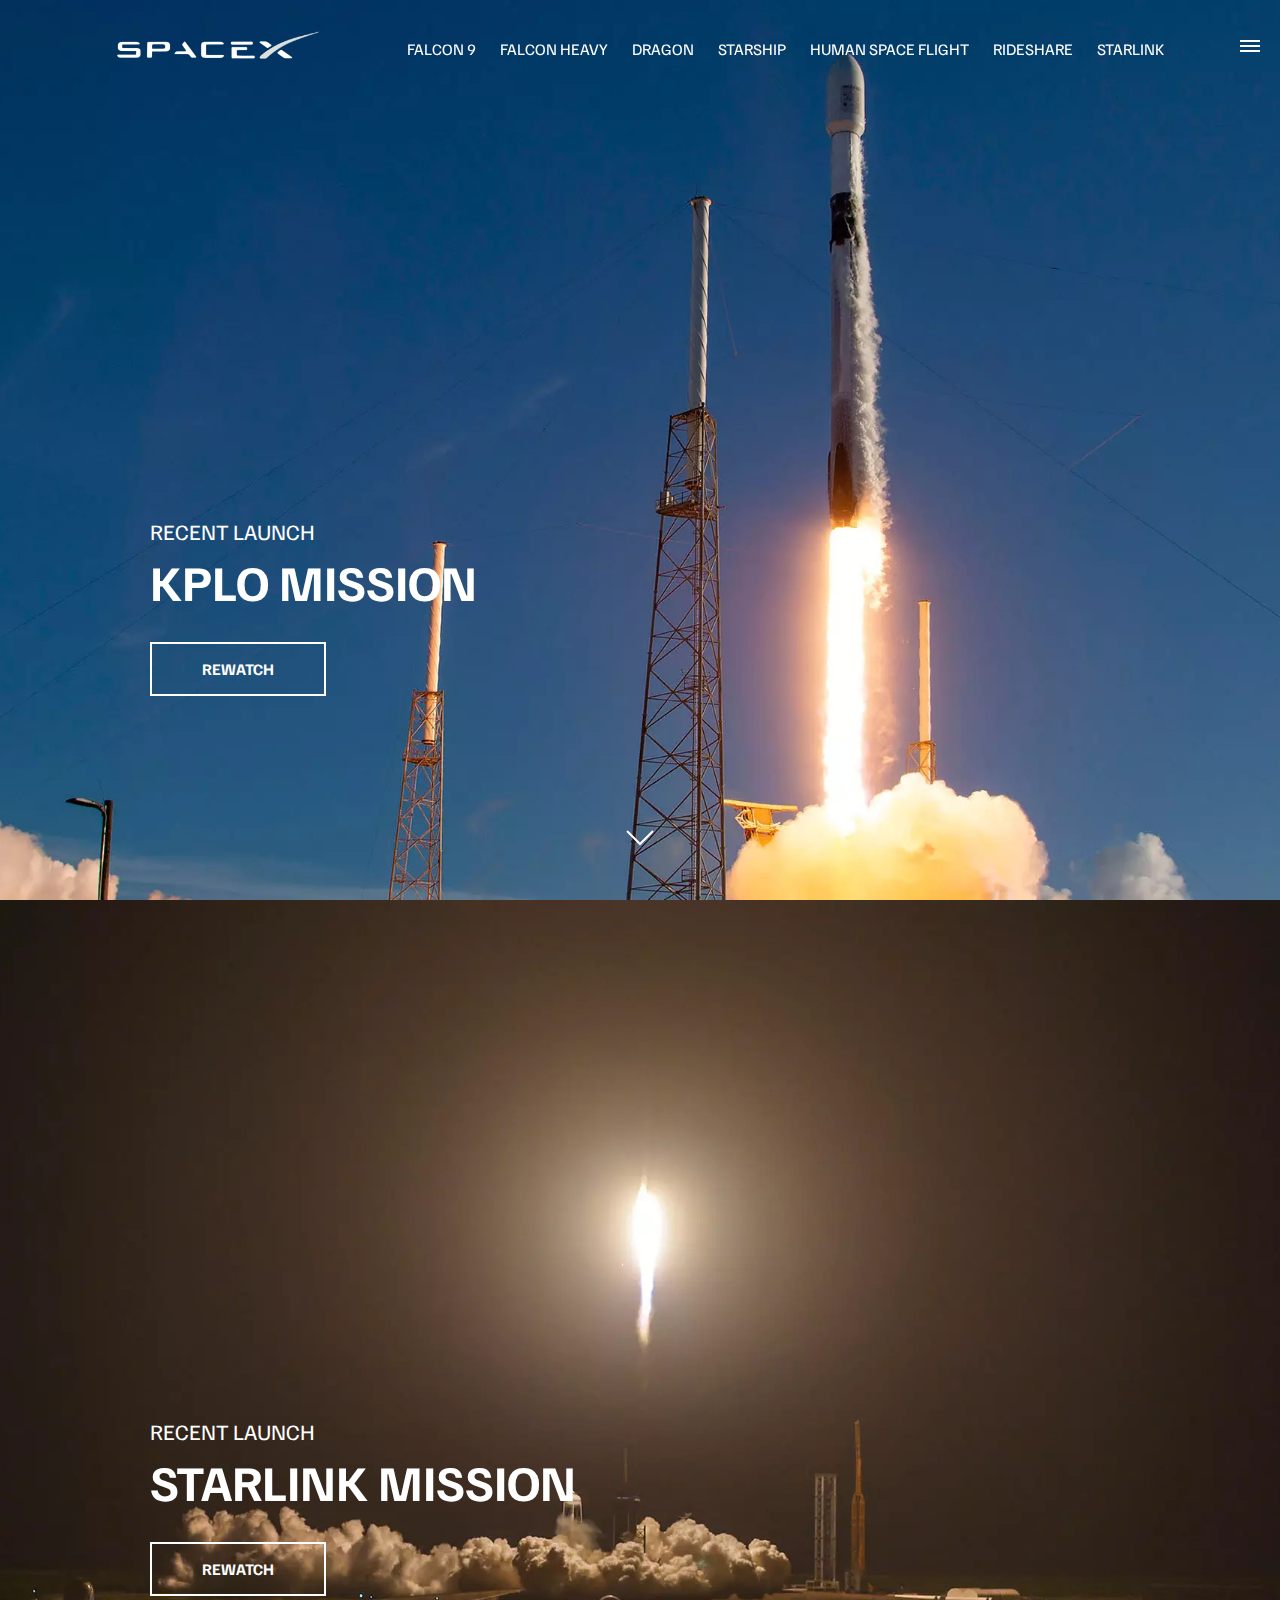
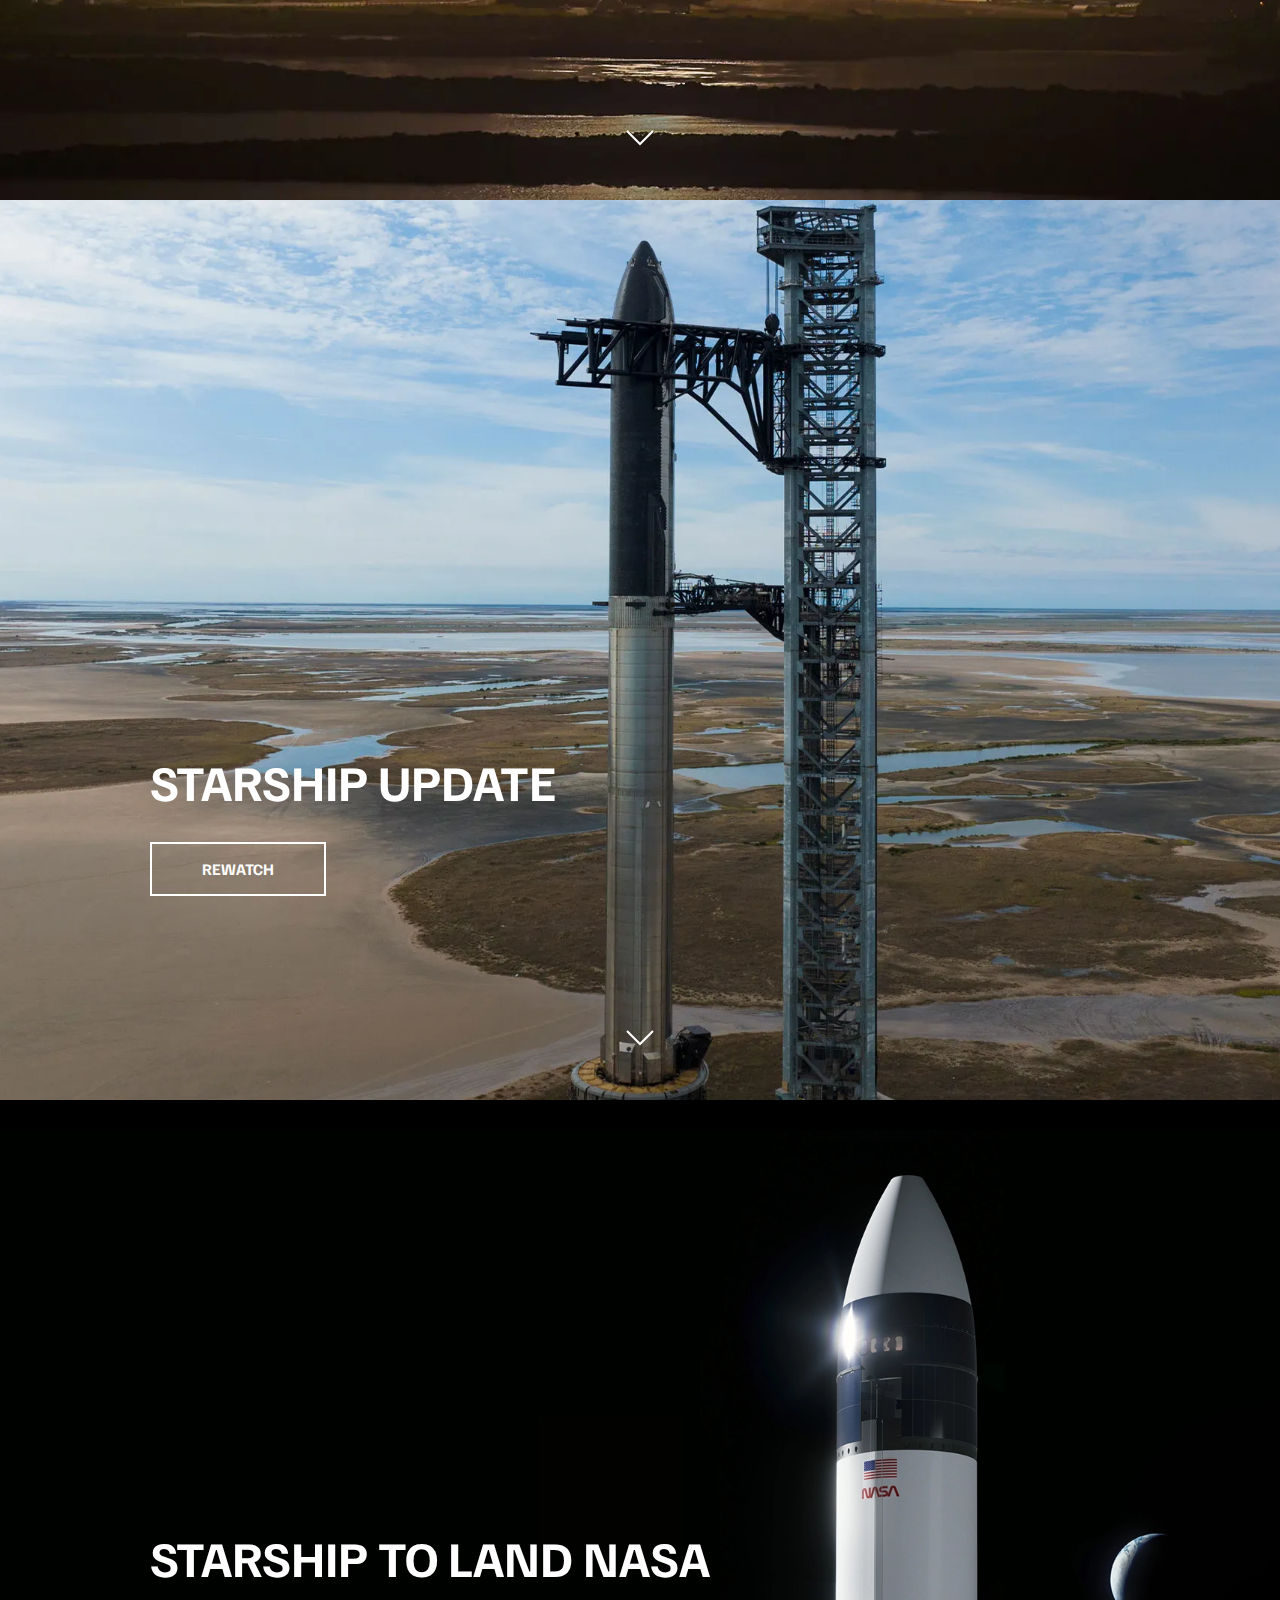
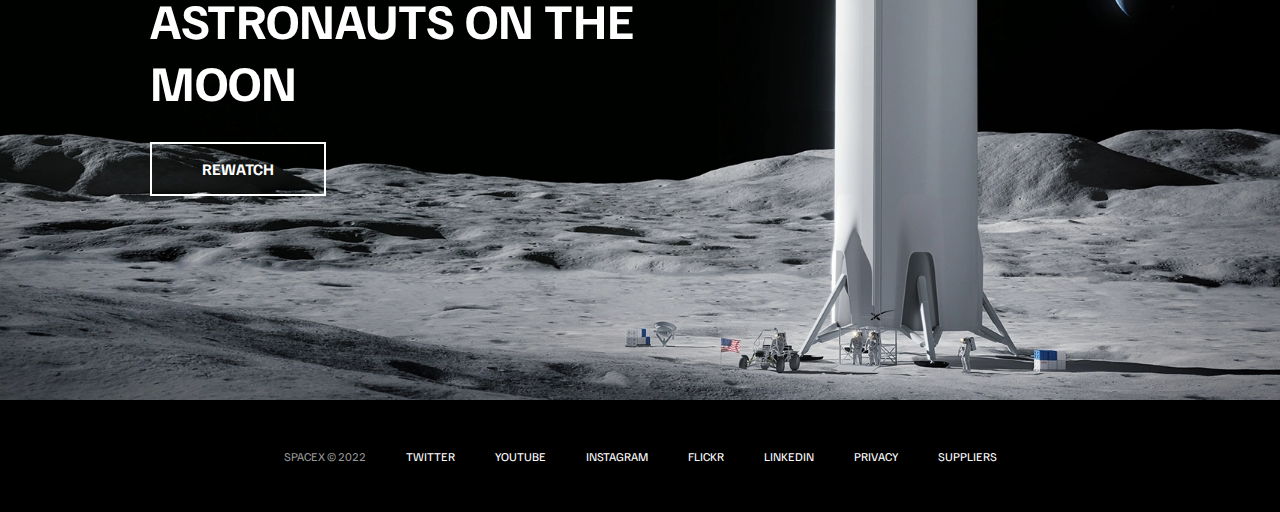
<file: index.html>
<!DOCTYPE html>
<!DOCTYPE html>
<html lang="en">
  <head>
    <meta charset="UTF-8" />
    <meta http-equiv="X-UA-Compatible" content="IE=edge" />
    <meta name="viewport" content="width=device-width, initial-scale=1.0" />
    <title>SpaceX</title>
    <meta name="author" content="ashish j shetty" />
    <meta
      name="description"
      content="this is the clone of the spacex website built to learn js css pratically"
    />

    <link rel="stylesheet" href="./css/style.css" />

    <script type="text/javascript" src="./js/index.js" defer></script>
  </head>
  <body>
    <div id="overlay"></div>

    <div id="mobile-menu" class="mobile-main-menu">
      <ul>
        <li>mission</li>
        <li>launches</li>
        <li>carreer</li>
        <li>updates</li>
        <li>shop</li>

        <li class="mobile-only"><a href="falcon9.html">Falcon 9</a></li>
        <li class="mobile-only">
          <a href="falcon-heavy.html">Falcon Heavy</a>
        </li>
        <li class="mobile-only"><a href="dragon.html">Dragon</a></li>
        <li class="mobile-only"><a href="#">Starship</a></li>
        <li class="mobile-only"><a href="#">Human space flight</a></li>
        <li class="mobile-only"><a href="#">RideShare</a></li>
        <li class="mobile-only"><a href="#">Starlink</a></li>
      </ul>
    </div>

    <header class="main-header">
      <div class="container">
        <div class="logo">
          <a href="index.html">
            <img src="./img/logo.png" class="" alt="SpaceXlogo" />
          </a>
        </div>

        <nav class="desktop-main-menu">
          <ul>
            <li><a href="falcon9.html">Falcon 9</a></li>
            <li><a href="falcon-heavy.html">Falcon Heavy</a></li>
            <li><a href="dragon.html">Dragon</a></li>
            <li><a href="#">Starship</a></li>
            <li><a href="#">Human space flight</a></li>
            <li><a href="#">RideShare</a></li>
            <li><a href="#">Starlink</a></li>
          </ul>
        </nav>
      </div>
    </header>

    <!-- hamburger menu-->

    <button id="menu-btn" class="hamburger" type="button ">
      <spam class="hamburger-top"></spam>
      <spam class="hamburger-middle"></spam>
      <spam class="hamburger-bottom"></spam>
    </button>

    <!-- section 1-->
    <section class="section-1">
      <div class="section-inner">
        <h4>recent launch</h4>
        <h2>kplo mission</h2>
        <a href="#" class="btn">
          <div class="hover"></div>
          <span>rewatch</span>
        </a>
      </div>
      <div class="scroll-arrow">
        <svg width="30px" height="20px">
          <path
            stroke="#ffffff"
            fill="none"
            stroke-width="2px"
            d="M2.000,5.000 L15.000,18.000 L28.000,5.000 "
          ></path>
        </svg>
      </div>
    </section>
    <!-- section 2-->
    <section class="section-2">
      <div class="section-inner">
        <h4>recent launch</h4>
        <h2>starlink mission</h2>
        <a href="#" class="btn">
          <div class="hover"></div>
          <span>rewatch</span>
        </a>
      </div>
      <div class="scroll-arrow">
        <svg width="30px" height="20px">
          <path
            stroke="#ffffff"
            fill="none"
            stroke-width="2px"
            d="M2.000,5.000 L15.000,18.000 L28.000,5.000 "
          ></path>
        </svg>
      </div>
    </section>
    <!-- section 3-->
    <section class="section-3">
      <div class="section-inner">
        <h2>starship update</h2>
        <a href="#" class="btn">
          <div class="hover"></div>
          <span>rewatch</span>
        </a>
      </div>
      <div class="scroll-arrow">
        <svg width="30px" height="20px">
          <path
            stroke="#ffffff"
            fill="none"
            stroke-width="2px"
            d="M2.000,5.000 L15.000,18.000 L28.000,5.000 "
          ></path>
        </svg>
      </div>
    </section>
    <!-- section 4-->
    <section class="section-4">
      <div class="section-inner">
        <h2>STARSHIP TO LAND NASA ASTRONAUTS ON THE MOON</h2>
        <a href="#" class="btn">
          <div class="hover"></div>
          <span>rewatch</span>
        </a>
      </div>
    </section>

    <footer>
      <ul>
        <li>SPACEX &copy; 2022</li>
        <li><a href="#">Twitter</a></li>
        <li><a href="#">YouTube</a></li>
        <li><a href="#">Instagram</a></li>
        <li><a href="#">Flickr</a></li>
        <li><a href="#">LinkedIn</a></li>
        <li><a href="#">Privacy</a></li>
        <li><a href="#">Suppliers</a></li>
      </ul>
    </footer>
  </body>
</html>
</file>
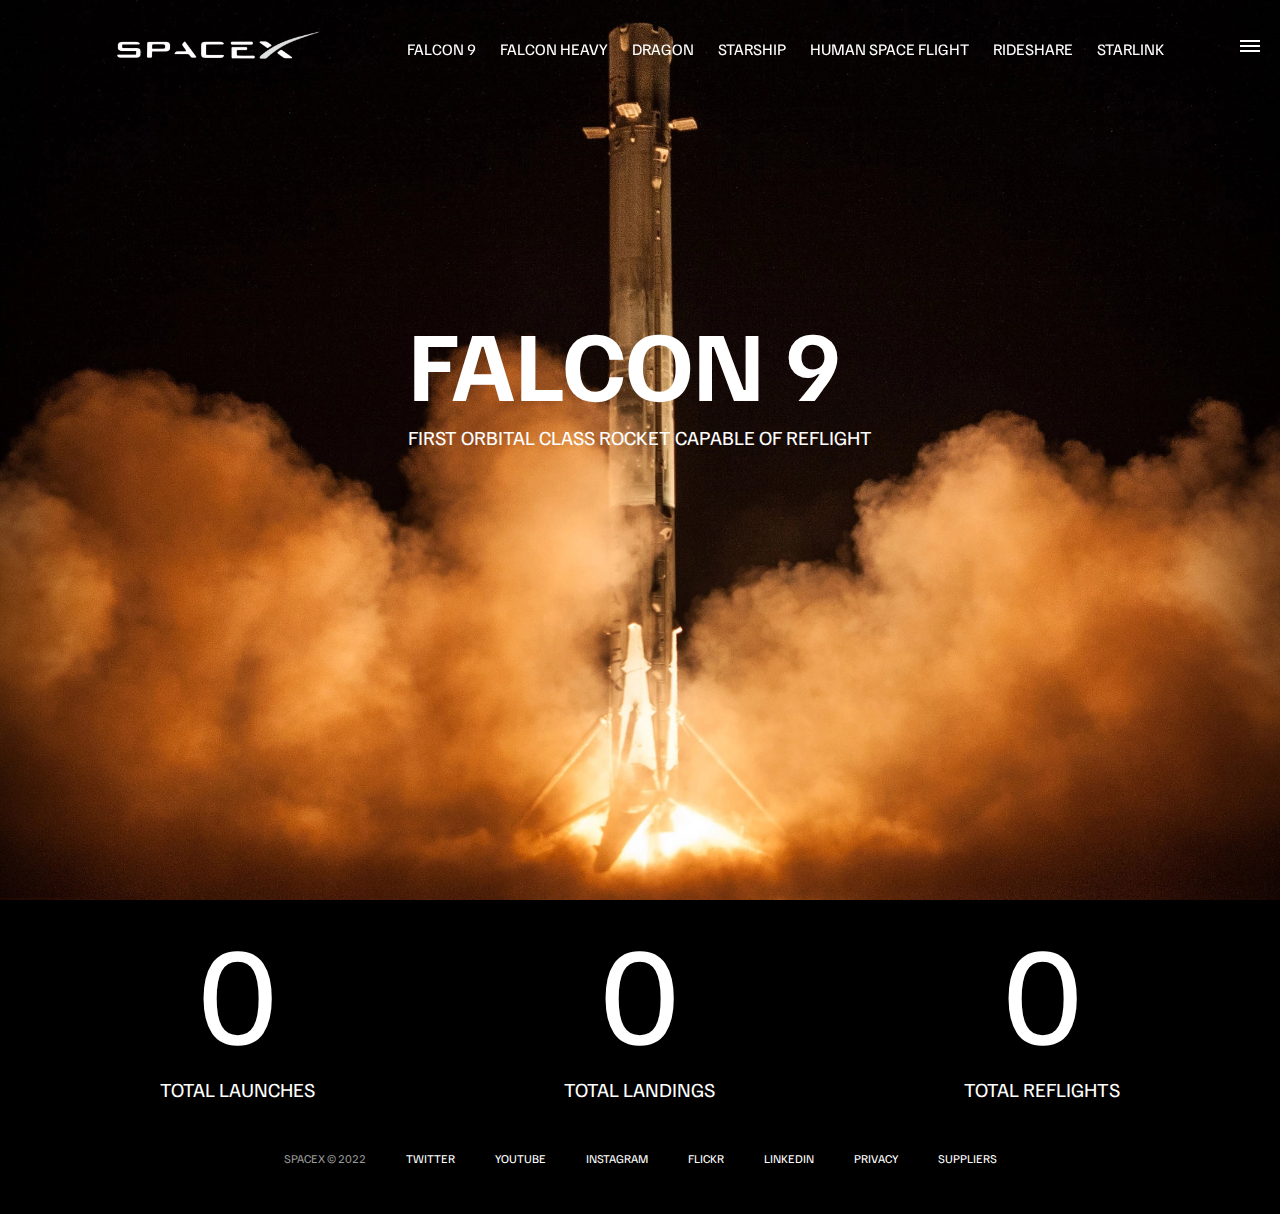
<file: falcon9.html>
<!DOCTYPE html>
<!DOCTYPE html>
<html lang="en">
  <head>
    <meta charset="UTF-8" />
    <meta http-equiv="X-UA-Compatible" content="IE=edge" />
    <meta name="viewport" content="width=device-width, initial-scale=1.0" />
    <title>SpaceX - Falcon 9</title>
    <meta name="author" content="ashish j shetty" />
    <meta
      name="description"
      content="this is the clone of the spacex website built to learn js css pratically"
    />

    <link rel="stylesheet" href="./css/style.css" />
    <link rel="stylesheet" href="./css/falcon9.css" />

    <script type="text/javascript" src="./js/falcon9.js" defer></script>
  </head>
  <body>
    <div id="overlay"></div>

    <div id="mobile-menu" class="mobile-main-menu">
      <ul>
        <li>mission</li>
        <li>launches</li>
        <li>carreer</li>
        <li>updates</li>
        <li>shop</li>

        <li class="mobile-only"><a href="falcon9.html">Falcon 9</a></li>
        <li class="mobile-only">
          <a href="falcon-heavy.html">Falcon Heavy</a>
        </li>
        <li class="mobile-only"><a href="dragon.html">Dragon</a></li>
        <li class="mobile-only"><a href="#">Starship</a></li>
        <li class="mobile-only"><a href="#">Human space flight</a></li>
        <li class="mobile-only"><a href="#">RideShare</a></li>
        <li class="mobile-only"><a href="#">Starlink</a></li>
      </ul>
    </div>

    <header class="main-header">
      <div class="container">
        <div class="logo">
          <a href="index.html">
            <img src="./img/logo.png" class="" alt="SpaceXlogo" />
          </a>
        </div>

        <nav class="desktop-main-menu">
          <ul>
            <li><a href="falcon9.html">Falcon 9</a></li>
            <li><a href="falcon-heavy.html">Falcon Heavy</a></li>
            <li><a href="dragon.html">Dragon</a></li>
            <li><a href="#">Starship</a></li>
            <li><a href="#">Human space flight</a></li>
            <li><a href="#">RideShare</a></li>
            <li><a href="#">Starlink</a></li>
          </ul>
        </nav>
      </div>
    </header>

    <!-- hamburger menu-->

    <button id="menu-btn" class="hamburger" type="button " name="menu">
      <spam class="hamburger-top"></spam>
      <spam class="hamburger-middle"></spam>
      <spam class="hamburger-bottom"></spam>
    </button>

    <section class="section-animate bg-falcon-9"></section>
    <div class="section-inner-center">
      <h3>falcon 9</h3>
      <p>first orbital class rocket capable of reflight</p>
    </div>

    <div class="stats">
      <div>
        <span class="counter" data-target="168">0</span>
        <h4>total launches</h4>
      </div>
      <div>
        <span class="counter" data-target="128">0</span>
        <h4>total landings</h4>
      </div>
      <div>
        <span class="counter" data-target="107">0</span>
        <h4>total reflights</h4>
      </div>
    </div>

    <footer>
      <ul>
        <li>SPACEX &copy; 2022</li>
        <li><a href="#">Twitter</a></li>
        <li><a href="#">YouTube</a></li>
        <li><a href="#">Instagram</a></li>
        <li><a href="#">Flickr</a></li>
        <li><a href="#">LinkedIn</a></li>
        <li><a href="#">Privacy</a></li>
        <li><a href="#">Suppliers</a></li>
      </ul>
    </footer>
  </body>
</html>
</file>
<file: css/style.css>
@import url("https://fonts.googleapis.com/css2?family=Familjen+Grotesk:wght@400;600;700&display=swap");

*,
*::before,
*::after {
  margin: 0;
  padding: 0;
  box-sizing: border-box;
}

:root {
  --white: #fff;
  --black: #000;
  --grey: #979797;
}

body {
  font-family: "Familjen Grotesk", sans-serif;
  background: var(--black);
  color: var(--white);
}

a {
  text-decoration: none;
  color: var(--white);
}

ul {
  list-style: none;
}

/* Header/Navber */
.main-header {
  display: flex;
  justify-content: space-around;
  align-items: center;
  text-transform: uppercase;
  position: fixed;
  top: 0;
  left: 0;
  width: 100%;
  z-index: 3;
  height: 100px;
  padding: 0 30px;
}

.main-header .container {
  display: flex;
  align-items: center;
  gap: 5rem;
}

/* logo */
.logo {
  width: 210px;
  height: auto;
}

.logo img {
  width: 100%;
  display: block;
  height: auto;
}

/* Desktop Menu */

.desktop-main-menu ul {
  display: flex;
  gap: 1.5rem;
}

.desktop-main-menu ul li {
  position: relative;
  padding-bottom: 2px;
}

/* Menu item bottom border */

.desktop-main-menu ul li a::after {
  content: "";
  position: absolute;
  bottom: 0;
  left: 0;
  width: 100%;
  height: 1px;
  background-color: var(--white);
  transform: scaleX(0);
  transition: transform 0.6s cubic-bezier(0.19, 1, 0.22, 1);
  transform-origin: right center;
}

.desktop-main-menu ul li a:hover::after {
  transform: scaleX(1);
  transform-origin: left center;
  transition-duration: 0.5s;
}

section {
  position: relative;
  height: 100vh;
  background-position: center center;
  background-repeat: no-repeat;
  background-size: cover;
  text-transform: uppercase;
}

.section-inner {
  position: absolute;
  bottom: 200px;
  max-width: 560px;
  left: 150px;
}

.section-inner h4 {
  font-size: 22px;
  margin-bottom: 5px;
  font-weight: 300;
  opacity: 1;

  animation: fadeInUp 0.5s ease-in-out;
}

.section-inner h2 {
  font-size: 50px;
  margin-bottom: 20px;
  font-weight: 700;
  animation: fadeInUp 0.5s ease-in-out 0.2s;
  animation-fill-mode: both; //to stop animiation in the begining
}

.section-inner a {
  animation: fadeInUp 0.5s ease-in-out 0.4s;
  animation-fill-mode: both; //to stop animiation in the begining
}

/* section-1 */
.section-1 {
  background-image: url("../img/section-1.webp");
}

/* section-2 */
.section-2 {
  background-image: url("../img/section2.webp");
}

/* section-3 */
.section-3 {
  background-image: url("../img/section3.webp");
}
/* section-4 */
.section-4 {
  background-image: url("../img/section4.webp");
}

.btn {
  position: relative;
  display: inline-block;
  cursor: pointer;
  text-align: center;
  min-width: 130px;
  padding: 15px 50px;
  border: 2px solid var(--white);
  margin-top: 10px;
  text-transform: uppercase;
  font-weight: bold;
  overflow: hidden;
  z-index: 2;
}

.btn:hover span {
  color: var(--black);
}

.btn .hover {
  position: absolute;
  top: 0;
  left: 0;
  width: 100%;
  height: 100%;
  background-color: var(--white);
  z-index: -1;
  color: var(--black);
  transform: translateY(100%);
  transition: transform 0.6s cubic-bezier(0.19, 1, 0.22, 1);
}

.btn:hover .hover {
  transform: translateY(0);
}

.scroll-arrow {
  position: absolute;
  bottom: 50px;
  left: 50%;
  transform: translateX(-50%);
  animation: fadeBounce 5s infinite 1s;
  amimation-fill-mode: both;
}

/* Hamburger */

.hamburger {
  position: fixed;
  top: 40px;
  right: 20px;
  z-index: 10;
  cursor: pointer;
  width: 20px;
  height: 20px;
  background: none;
  border: none;
}

.hamburger-top,
.hamburger-middle,
.hamburger-bottom {
  position: absolute;
  width: 20px;
  height: 2px;
  background-color: var(--white);
  top: 0;
  left: 0;

  transition: all 0.5s;
}

.hamburger-middle {
  transform: translateY(5px);
}

.hamburger-top {
  transform: translateY(10px);
}

/* transion hambuger to x when open */

.open {
  transform: rotate(90deg);
}

.open .hamburger-top {
  transform: rotate(45deg) translateX(6px) translateY(6px);
}

.open .hamburger-middle {
  display: none;
}

.open .hamburger-bottom {
  transform: rotate(-45deg) translateX(-6px) translateY(6px);
}

/* overlay */
.overlay-show {
  position: fixed;
  top: 0;
  left: 0;
  width: 100%;
  height: 100%;
  background: var(--black);
  opacity: 0.5;
  z-index: 3;
}

/* stop body scroll */

.stop-scrolling {
  overflow: hidden;
}

/* hide mobile main  items */

.mobile-only {
  display: none;
}

/* mobile menu */
.mobile-main-menu {
  position: fixed;
  right: 0;
  top: 0;
  height: 100%;
  width: 350px;
  z-index: 4;
  background: var(--black);
  display: flex;
  justify-content: center;
  align-items: center;

  transform: translateX(100%);
  transition: transform 0.6s cubic-bezier(0.19, 1, 0.22, 1);
}

/* bring menu out */
.show-menu {
  transform: translateX(0);
}

.mobile-main-menu ul {
  display: flex;
  flex-direction: column;
  padding: 50px;
  align-items: end;
  justify-content: start;
  width: 100%;
}

.mobile-main-menu ul li {
  margin-bottom: 20px;
  text-transform: uppercase;
  font-size: 18px;
  border-bottom: 1px var(--grey) dotted;
  width: 100%;
  text-align: right;
  padding-bottom: 8px;
  cursor: pointer;
}

.mobile-main-menu ul li a {
  color: var(--white);
  transition: color 0.6s;
}

.mobile-main-menu ul li a:hover {
  color: var(--grey);
}
/* Animations */

@keyframes fadeInUp {
  0% {
    opacity: 0;
    transform: translateY(140px);
  }

  100% {
    opacity: 1;
    transform: translateY(0);
  }
}

@keyframes fadeBounce {
  0%,
  20%,
  50%,
  80%,
  100% {
    opacity: 0;
    transform: translateY(-20px);
  }

  40% {
    opacity: 1;
    transform: translateY(0);
  }
}

footer {
  height: 7rem;
  display: flex;
  justify-content: center;
  align-items: center;
  text-transform: uppercase;
  font-size: 12px;
  position: relative;
}

footer ul {
  display: flex;
  flex-wrap: wrap;
}

footer li:first-child {
  color: var(--grey);
}

footer ul li {
  margin: 0 20px;
}
footer ul li a {
  transition: color 0.6s;
  cursor: pointer;
}

footer ul li a:hover {
  color: var(--grey);
}

/* media queries */

@media (max-width: 960px) {
  /* hide desktop menu */
  .desktop-main-menu {
    display: none;
  }

  /* show mobile menu */
  .mobile-only {
    display: block;
  }
}

@media (max-width: 600px) {
  .section-inner {
    bottom: 75px;
    left: 20px;
  }

  .section-inner h2 {
    font-size: 40px;
  }

  footer ul li:first-child {
    position: absolute;
    top: 30px;
    left: 50%;
    display: block;
    margin: 0;
    transform: translate(-50%, -50%);
  }

  footer ul li {
    margin-right: 15px;
  }

  .logo {
    width: 150px;
    margin: auto;
  }
}
</file>
<file: css/falcon9.css>
.bg-falcon-9 {
  background-image: url("../img/f9_feature.webp");
}

.section-animate {
  animation: fadeIn 4s;
}

.section-inner-center {
  position: absolute;
  left: 50%;
  bottom: 50%;
  transform: translate(-50%);

  text-transform: uppercase;
}

.section-inner-center h3 {
  font-size: 100px;
  font-weight: 700;

  animation: fadeInUp 0.5s ease-in-out 0.2s;
  animation-fill-mode: both;
}

.section-inner-center p {
  font-size: 20px;
  animation: fadeInUp 0.5s ease-in-out 0.4s;
  animation-fill-mode: both;
}

/* stats */
.stats {
  max-width: 960px;
  margin: 0 auto;
  display: flex;
  align-items: center;
  justify-content: space-between;
  text-align: center;
}

.stats span {
  font-size: 140px;
}
.stats h4 {
  text-transform: uppercase;
  font-size: 20px;
  font-weight: 300;
}

/* animation */

@keyframes fadeIn {
  0% {
    opacity: 0;
  }
  100% {
    opacity: 1;
  }
}

@keyframes fadeInUp {
  0% {
    opacity: 0;
    transform: translateY(140px);
  }

  100% {
    opacity: 1;
    transform: translateY(0);
  }
}

@media (max-width: 960px) {
  .section-inner-center h3 {
    font-size: 75px;
  }
}

@media (max-width: 600px) {
  .section-inner-center h3 {
    font-size: 50px;
  }
  .section-inner-center {
    width: 80%;
  }

  .stats {
    flex-direction: column;
  }
}
</file>
